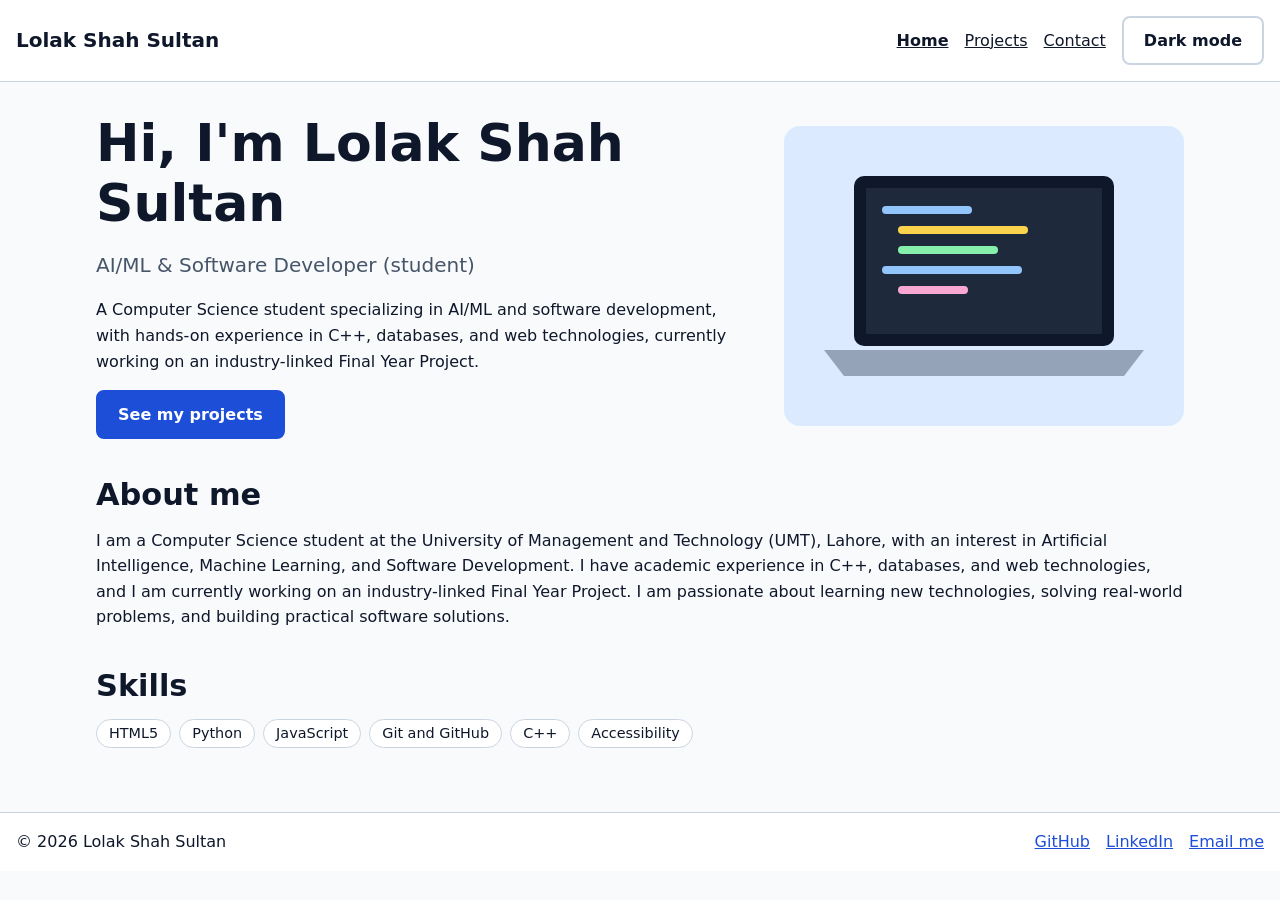
<file: index.html>
<!DOCTYPE html>
<html lang="en">
  <head>
    <meta charset="UTF-8" >
    <meta name="viewport" content="width=device-width, initial-scale=1.0" >
    <meta name="description" content="Portfolio of Lolak Shah Sultan, A Computer Science student specializing in AI/ML and software development, with hands-on experience in C++, databases, and web technologies, currently working on an industry-linked Final Year Project." >
    <title>Lolak Shah Sultan - AI/ML & Software Development Portfolio</title>
    <link rel="icon" href="images/favicon.svg" type="image/svg+xml" >
    <link rel="stylesheet" href="styles.css" >
    <script src="theme.js" defer></script>
  </head>
  <body>
    <!-- HEADER with navigation -->
    <header class="site-header">
      <a href="index.html" class="logo">Lolak Shah Sultan</a>
      <nav aria-label="Main">
        <ul class="nav-links">
          <li><a href="index.html" aria-current="page">Home</a></li>
          <li><a href="projects.html">Projects</a></li>
          <li><a href="contact.html">Contact</a></li>
          <li><button id="theme-toggle" type="button">Dark mode</button></li>
        </ul>
      </nav>
    </header>

    <main class="container">
      <section class="hero">
        <div>
          <h1>Hi, I'm Lolak Shah Sultan</h1>
          <p class="role">AI/ML & Software Developer (student)</p>
          <p>A Computer Science student specializing in AI/ML and software development, with hands-on experience in C++, databases, and web technologies, currently working on an industry-linked Final Year Project.</p>
          <a class="btn" href="projects.html">See my projects</a>
        </div>
        <img src="images/hero.svg" alt="Illustration of a laptop showing lines of code" width="400" height="300" >
      </section>

      <section>
        <h2>About me</h2>
        <p>I am a Computer Science student at the University of Management and Technology (UMT), Lahore, with an interest in Artificial Intelligence, Machine Learning, and Software Development. I have academic experience in C++, databases, and web technologies, and I am currently working on an industry-linked Final Year Project. I am passionate about learning new technologies, solving real-world problems, and building practical software solutions.</p>
      </section>

      <section>
        <h2>Skills</h2>
        <ul class="tags">
          <li>HTML5</li>
          <li>Python</li>
          <li>JavaScript</li>
          <li>Git and GitHub</li>
          <li>C++</li>
          <li>Accessibility</li>
        </ul>
      </section>
    </main>

    <!-- FOOTER with links -->
    <footer class="site-footer">
      <p>&copy; 2026 Lolak Shah Sultan</p>
      <ul>
        <li><a href="https://github.com/lolakshah">GitHub</a></li>
        <li><a href="https://www.linkedin.com/in/lolak-shah-sultan-529951306/">LinkedIn</a>
        <li><a href="mailto:lolakshah1000@gmail.com">Email me</a></li>
      </ul>
    </footer>
  </body>
</html>
</file>
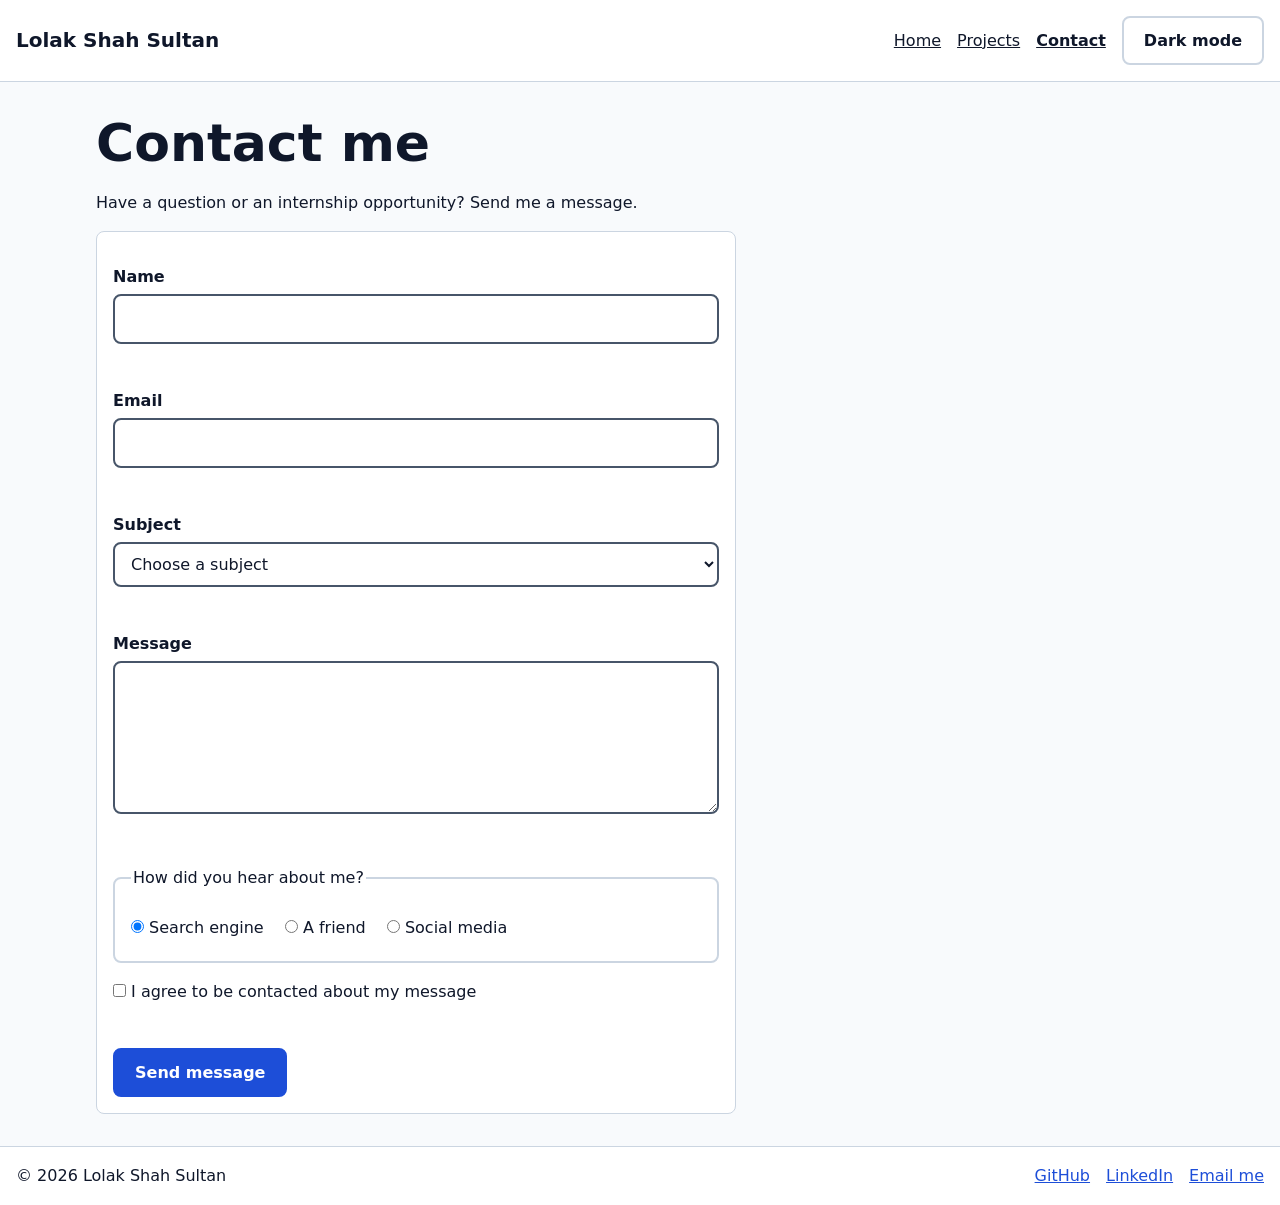
<file: contact.html>
<!DOCTYPE html>
<html lang="en">
  <head>
    <meta charset="UTF-8" >
    <meta name="viewport" content="width=device-width, initial-scale=1.0" >
    <meta name="description" content="Contact Lolak Shah Sultan about frontend internships and web projects." >
    <title>Contact - Lolak Shah Sultan</title>
    <link rel="icon" href="images/favicon.svg" type="image/svg+xml" >
    <link rel="stylesheet" href="styles.css" >
    <script src="theme.js" defer></script>
    <script src="contact.js" defer></script>
  </head>
  <body>
    <!-- HEADER with navigation -->
    <header class="site-header">
      <a href="index.html" class="logo">Lolak Shah Sultan</a>
      <nav aria-label="Main">
        <ul class="nav-links">
          <li><a href="index.html">Home</a></li>
          <li><a href="projects.html">Projects</a></li>
          <li><a href="contact.html" aria-current="page">Contact</a></li>
          <li><button id="theme-toggle" type="button">Dark mode</button></li>
        </ul>
      </nav>
    </header>

    <main class="container">
      <h1>Contact me</h1>
      <p>Have a question or an internship opportunity? Send me a message.</p>

      <!-- novalidate lets our JavaScript show the error messages (the HTML rules are still written on each field) -->
      <form id="contact-form" novalidate>
        <label for="name">Name</label>
        <input id="name" name="name" type="text" required minlength="3" autocomplete="name" aria-describedby="name-error" >
        <p class="error" id="name-error"></p>

        <label for="email">Email</label>
        <input id="email" name="email" type="email" required autocomplete="email" aria-describedby="email-error" >
        <p class="error" id="email-error"></p>

        <label for="subject">Subject</label>
        <select id="subject" name="subject" required aria-describedby="subject-error">
          <option value="">Choose a subject</option>
          <option>Internship opportunity</option>
          <option>Project question</option>
          <option>Just saying hello</option>
        </select>
        <p class="error" id="subject-error"></p>

        <label for="message">Message</label>
        <textarea id="message" name="message" rows="5" required minlength="20" aria-describedby="message-error"></textarea>
        <p class="error" id="message-error"></p>

        <fieldset>
          <legend>How did you hear about me?</legend>
          <label><input type="radio" name="heard" value="search" checked > Search engine</label>
          <label><input type="radio" name="heard" value="friend" > A friend</label>
          <label><input type="radio" name="heard" value="social" > Social media</label>
        </fieldset>

        <label class="check"><input id="consent" name="consent" type="checkbox" required aria-describedby="consent-error" > I agree to be contacted about my message</label>
        <p class="error" id="consent-error"></p>

        <button type="submit">Send message</button>
      </form>

      <p id="success-message" class="success" role="status" hidden></p>
    </main>

    <!-- FOOTER with links -->
    <footer class="site-footer">
      <p>&copy; 2026 Lolak Shah Sultan</p>
      <ul>
        <li><a href="https://github.com/lolakshah">GitHub</a></li>
        <li><a href="https://www.linkedin.com/in/lolak-shah-sultan-529951306/">LinkedIn</a></li>
        <li><a href="mailto:lolakshah1000@gmail.com">Email me</a></li>
      </ul>
    </footer>
  </body>
</html>
</file>
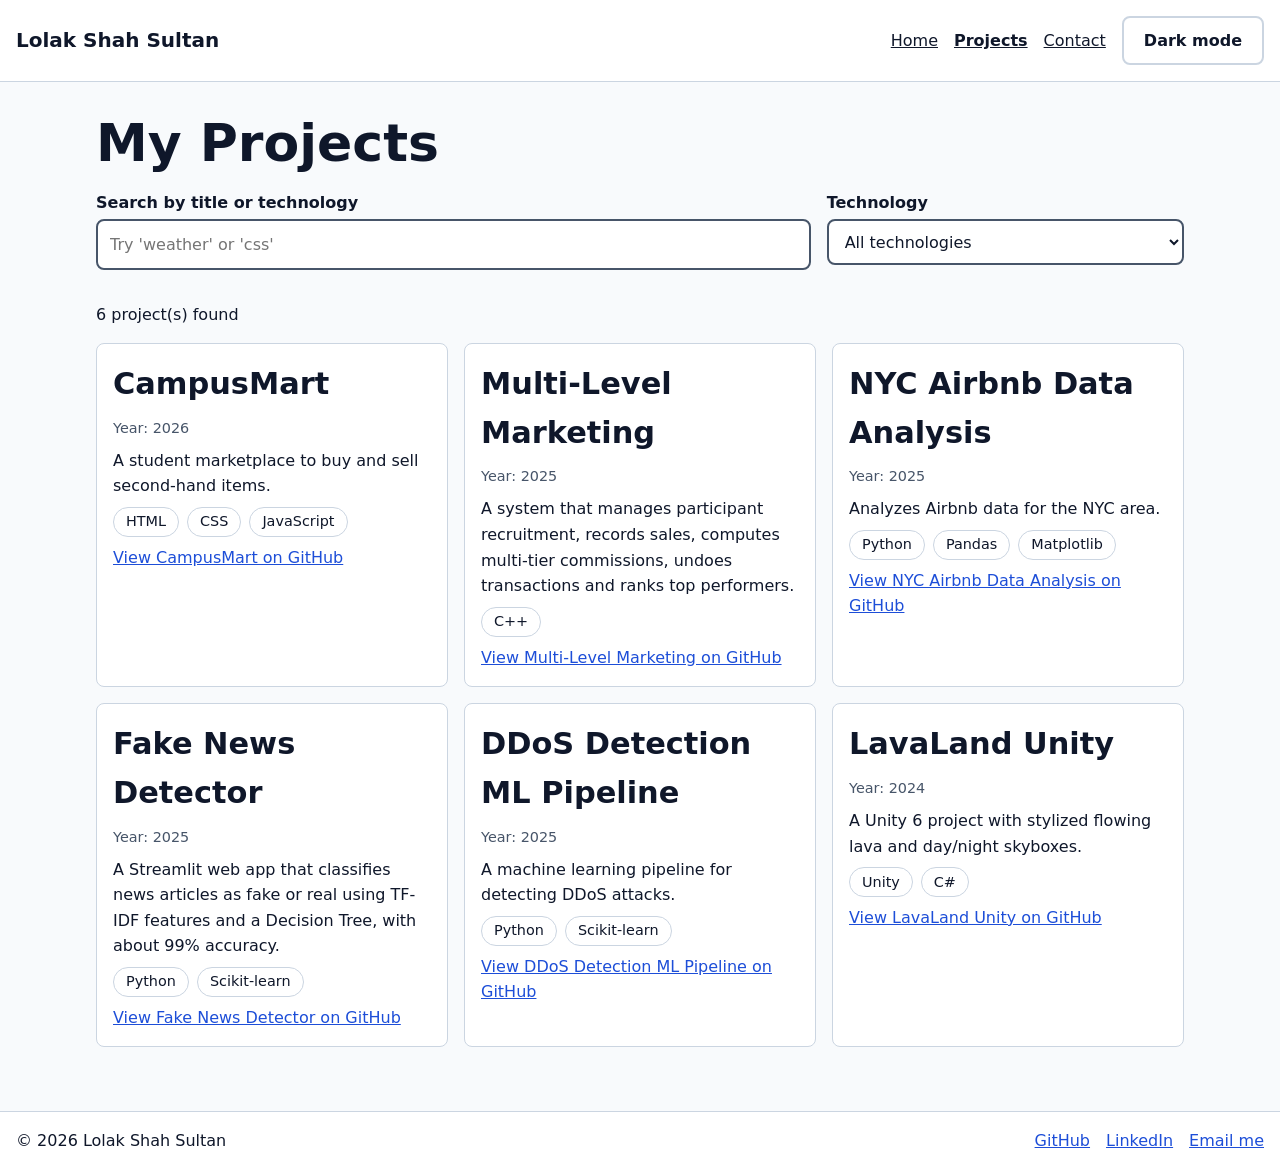
<file: projects.html>
<!DOCTYPE html>
<html lang="en">
  <head>
    <meta charset="UTF-8" >
    <meta name="viewport" content="width=device-width, initial-scale=1.0" >
    <meta name="description" content="Browse my web development projects and filter them by technology." >
    <title>Projects - Lolak Shah Sultan</title>
    <link rel="icon" href="images/favicon.svg" type="image/svg+xml" >
    <link rel="stylesheet" href="styles.css" >
    <script src="theme.js" defer></script>
    <script src="projects.js" defer></script>
  </head>
  <body>
    <!-- HEADER with navigation -->
    <header class="site-header">
      <a href="index.html" class="logo">Lolak Shah Sultan</a>
      <nav aria-label="Main">
        <ul class="nav-links">
          <li><a href="index.html">Home</a></li>
          <li><a href="projects.html" aria-current="page">Projects</a></li>
          <li><a href="contact.html">Contact</a></li>
          <li><button id="theme-toggle" type="button">Dark mode</button></li>
        </ul>
      </nav>
    </header>

    <main class="container">
      <h1>My Projects</h1>

      <section class="filters" aria-label="Filter projects">
        <div>
          <label for="search">Search by title or technology</label>
          <input id="search" type="search" placeholder="Try 'weather' or 'css'" >
        </div>
        <div>
          <label for="tech-filter">Technology</label>
          <select id="tech-filter">
            <option value="All">All technologies</option>
            <option>HTML</option>
            <option>CSS</option>
            <option>JavaScript</option>
            <option>Python</option>
            <option>Pandas</option>
            <option>Matplotlib</option>
            <option>Scikit-learn</option>
            <option>Unity</option>
            <option>C++</option>
          </select>
        </div>
      </section>

      <p id="result-count" aria-live="polite"></p>
      <p id="empty-message" class="message"></p>

      <!-- The project cards are created by projects.js -->
      <section id="project-grid" class="project-grid" aria-label="Project list"></section>
    </main>

    <!-- FOOTER with links -->
    <footer class="site-footer">
      <p>&copy; 2026 Lolak Shah Sultan</p>
      <ul>
        <li><a href="https://github.com/lolakshah">GitHub</a></li>
        <li><a href="https://www.linkedin.com/in/lolak-shah-sultan-529951306/">LinkedIn</a></li>
        <li><a href="mailto:lolakshah1000@gmail.com">Email me</a></li>
      </ul>
    </footer>
  </body>
</html>
</file>
<file: styles.css>
/* 1. RESET (always first) */
*, *::before, *::after { box-sizing: border-box; margin: 0; }
img { max-width: 100%; display: block; height: auto; }

/* 2. VARIABLES: colours, radius and spacing live here (light theme) */
:root {
  --bg: #f8fafc; --surface: #ffffff; --text: #0f172a; --muted: #475569;
  --border: #cbd5e1; --primary: #1d4ed8; --on-primary: #ffffff; --error: #b91c1c;
  --radius: 0.5rem;
  --space-1: 0.5rem; --space-2: 1rem; --space-3: 2rem;
}

/* Dark theme 1: follows the computer's setting (unless the user chose light) */
@media (prefers-color-scheme: dark) {
  :root:not([data-theme="light"]) {
    --bg: #0b1120; --surface: #111a2e; --text: #e2e8f0; --muted: #a8b5c6;
    --border: #334155; --primary: #93c5fd; --on-primary: #0b1120; --error: #fca5a5;
  }
}

/* Dark theme 2: chosen with the toggle button (JavaScript sets data-theme) */
:root[data-theme="dark"] {
  --bg: #0b1120; --surface: #111a2e; --text: #e2e8f0; --muted: #a8b5c6;
  --border: #334155; --primary: #93c5fd; --on-primary: #0b1120; --error: #fca5a5;
}

/* 3. BASE STYLES (mobile first) */
body { font-family: system-ui, sans-serif; line-height: 1.6; background: var(--bg); color: var(--text); }
h1 { font-size: clamp(2rem, 6vw, 3.25rem); line-height: 1.15; margin-bottom: var(--space-2); }
h2 { font-size: clamp(1.4rem, 4vw, 1.9rem); margin-bottom: var(--space-1); }
p, ul { margin-bottom: var(--space-2); }
a { color: var(--primary); }
:focus-visible { outline: 3px solid var(--primary); outline-offset: 2px; } /* links, buttons, inputs */

.container { max-width: 70rem; margin-inline: auto; padding: var(--space-3) var(--space-2); }
section { margin-bottom: var(--space-3); }

/* 4. HEADER AND NAVBAR (Flexbox) */
.site-header { display: flex; flex-wrap: wrap; justify-content: space-between; align-items: center; gap: var(--space-1); padding: var(--space-2); background: var(--surface); border-bottom: 1px solid var(--border); }
.logo { font-weight: 800; font-size: 1.25rem; color: var(--text); text-decoration: none; }
.nav-links { display: flex; flex-wrap: wrap; align-items: center; gap: var(--space-2); list-style: none; padding: 0; margin: 0; }
.nav-links a { color: var(--text); padding: 0.5rem 0; }
.nav-links a[aria-current="page"] { font-weight: 800; }

/* 5. BUTTONS */
.btn, button { display: inline-block; padding: 0.6rem 1.25rem; border: 2px solid var(--primary); border-radius: var(--radius); background: var(--primary); color: var(--on-primary); font: inherit; font-weight: 700; text-decoration: none; cursor: pointer; }
#theme-toggle { background: transparent; color: var(--text); border-color: var(--border); }

/* 6. HOME PAGE */
.hero { display: flex; flex-wrap: wrap; align-items: center; gap: var(--space-3); }
.hero > div { flex: 1 1 18rem; }
.hero img { width: 100%; max-width: 25rem; border-radius: var(--radius); }
.role { font-size: 1.25rem; color: var(--muted); }
.tags { display: flex; flex-wrap: wrap; gap: var(--space-1); list-style: none; padding: 0; }
.tags li { padding: 0.15rem 0.75rem; border: 1px solid var(--border); border-radius: 999px; background: var(--surface); font-size: 0.9rem; }

/* 7. PROJECTS PAGE: search, filter and Grid of cards */
.filters { display: grid; gap: var(--space-2); }
label { display: block; margin-bottom: 0.25rem; font-weight: 700; }
input, select, textarea { width: 100%; padding: 0.65rem 0.75rem; border: 2px solid var(--muted); border-radius: var(--radius); background: var(--surface); color: var(--text); font: inherit; }
.message { font-weight: 700; }

.project-grid { display: grid; grid-template-columns: 1fr; gap: var(--space-2); }  /* 1 column on phones */
.card { display: flex; flex-direction: column; gap: var(--space-1); padding: var(--space-2); background: var(--surface); border: 1px solid var(--border); border-radius: var(--radius); transition: transform 0.2s; }
.card:hover { transform: translateY(-4px); }
.card h2, .card p, .card ul { margin-bottom: 0; }
.year { color: var(--muted); font-size: 0.9rem; }

/* 8. CONTACT FORM */
form { max-width: 40rem; padding: var(--space-2); background: var(--surface); border: 1px solid var(--border); border-radius: var(--radius); }
form label { margin-top: var(--space-2); }
form button { margin-top: var(--space-2); }
input[type="radio"], input[type="checkbox"] { width: auto; }
fieldset { margin-top: var(--space-2); padding: var(--space-1) var(--space-2) var(--space-2); border: 2px solid var(--border); border-radius: var(--radius); }
fieldset label { display: inline-block; margin-right: var(--space-2); font-weight: 400; }
.check { font-weight: 400; }
.error { min-height: 1.5rem; margin: 0.25rem 0 0; color: var(--error); font-weight: 700; }
[aria-invalid="true"] { border-color: var(--error); }
.success { max-width: 40rem; margin-top: var(--space-2); padding: var(--space-2); border: 2px solid var(--primary); border-radius: var(--radius); font-weight: 700; }

/* 9. FOOTER */
.site-footer { display: flex; flex-wrap: wrap; justify-content: space-between; gap: var(--space-2); padding: var(--space-2); background: var(--surface); border-top: 1px solid var(--border); }
.site-footer p, .site-footer ul { margin: 0; }
.site-footer ul { display: flex; gap: var(--space-2); list-style: none; padding: 0; }

/* 10. RESPONSIVE: bigger screens (mobile-first, so we use min-width) */
@media (min-width: 640px) {
  .project-grid { grid-template-columns: repeat(2, 1fr); }  /* 2 columns */
  .filters { grid-template-columns: 2fr 1fr; }
}
@media (min-width: 1024px) {
  .project-grid { grid-template-columns: repeat(3, 1fr); }  /* 3 columns */
}

/* Respect people who do not want animation */
@media (prefers-reduced-motion: reduce) {
  .card { transition: none; }
  .card:hover { transform: none; }
}
</file>
